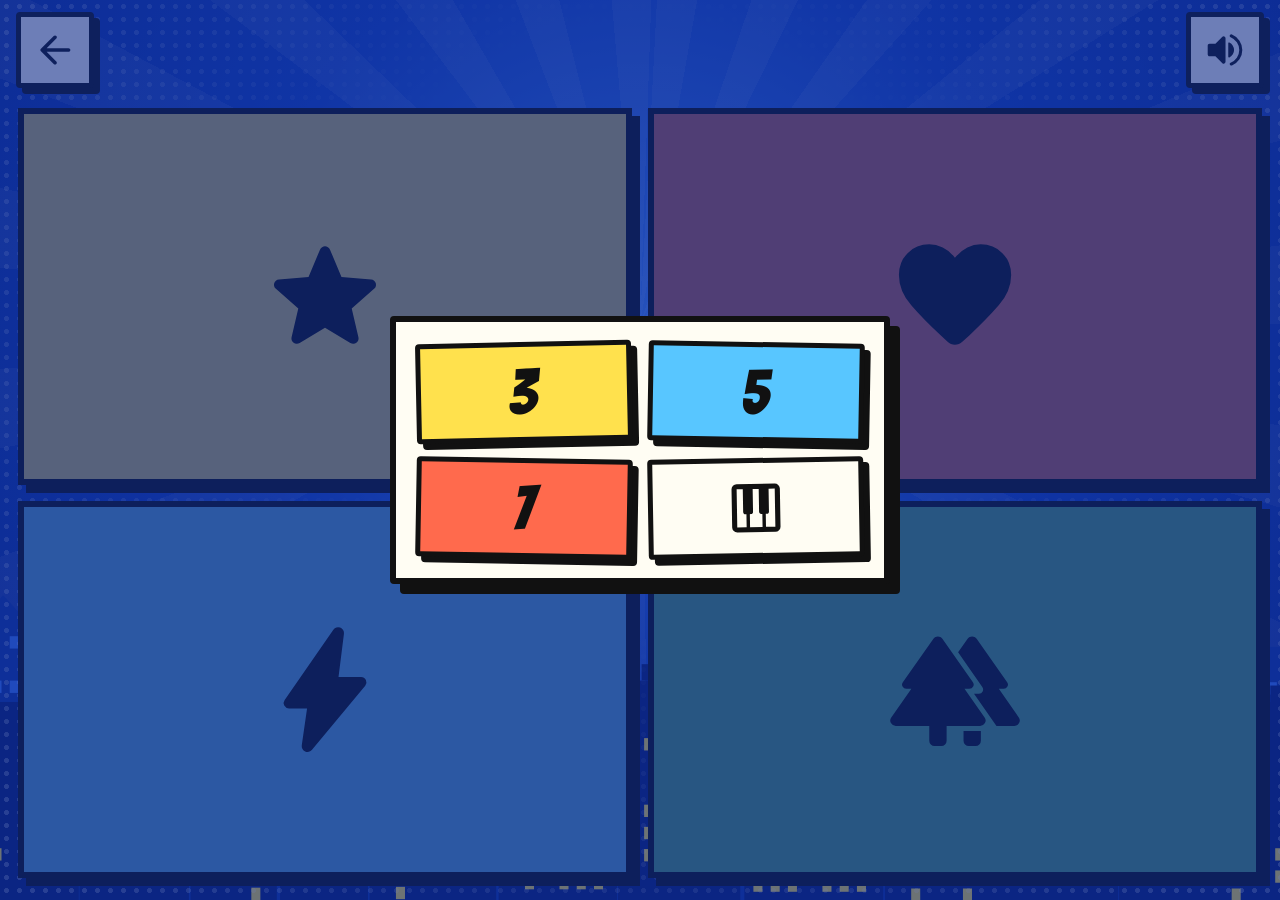
<file: games/echo/index.html>
<!doctype html>
<html lang="en">
<head>
  <meta charset="utf-8">
  <meta name="viewport" content="width=device-width, initial-scale=1, viewport-fit=cover, user-scalable=no">
  <title>Echo Pads</title>
  <link rel="manifest" href="../../manifest.webmanifest">
  <link rel="icon" href="../../shared/icon-192.png">
  <link rel="apple-touch-icon" href="../../shared/icon-180.png">
  <meta name="apple-mobile-web-app-capable" content="yes">
  <meta name="mobile-web-app-capable" content="yes">
  <meta name="apple-mobile-web-app-title" content="Hero Arcade">
  <meta name="apple-mobile-web-app-status-bar-style" content="black-translucent">
  <meta name="theme-color" content="#1746c7">
  <meta name="robots" content="noindex, nofollow">
  <link rel="stylesheet" href="../../shared/theme.css">
  <link rel="stylesheet" href="echo.css">
</head>
<body>
  <section class="screen">
    <header class="bar">
      <a class="btn plain" href="../../index.html" aria-label="Back to the arcade"><span data-icon="arrow_back"></span></a>
      <span class="spacer"></span>
      <div id="rounds" class="rounds"></div>
      <span class="spacer"></span>
      <button id="sound" class="btn plain" aria-label="Sound on or off"></button>
    </header>
    <div id="pads" class="pads"></div>
  </section>

  <div id="setup" class="overlay" hidden>
    <div class="panel"><div id="sizes" class="choices"></div></div>
  </div>

  <div id="done" class="overlay won" hidden>
    <div class="panel">
      <div class="party"><span data-icon="celebration"></span></div>
      <div class="actions">
        <button id="again" class="btn" aria-label="Play again"><span data-icon="replay"></span></button>
        <a class="btn sky" href="../../index.html" aria-label="Back to the arcade"><span data-icon="grid_view"></span></a>
      </div>
    </div>
  </div>

  <script src="../../shared/icons.js"></script>
  <script src="../../shared/sfx.js"></script>
  <script src="../puzzle/own-pictures.js"></script>
  <script src="../../shared/arcade.js"></script>
  <script src="echo.js"></script>
</body>
</html>
</file>
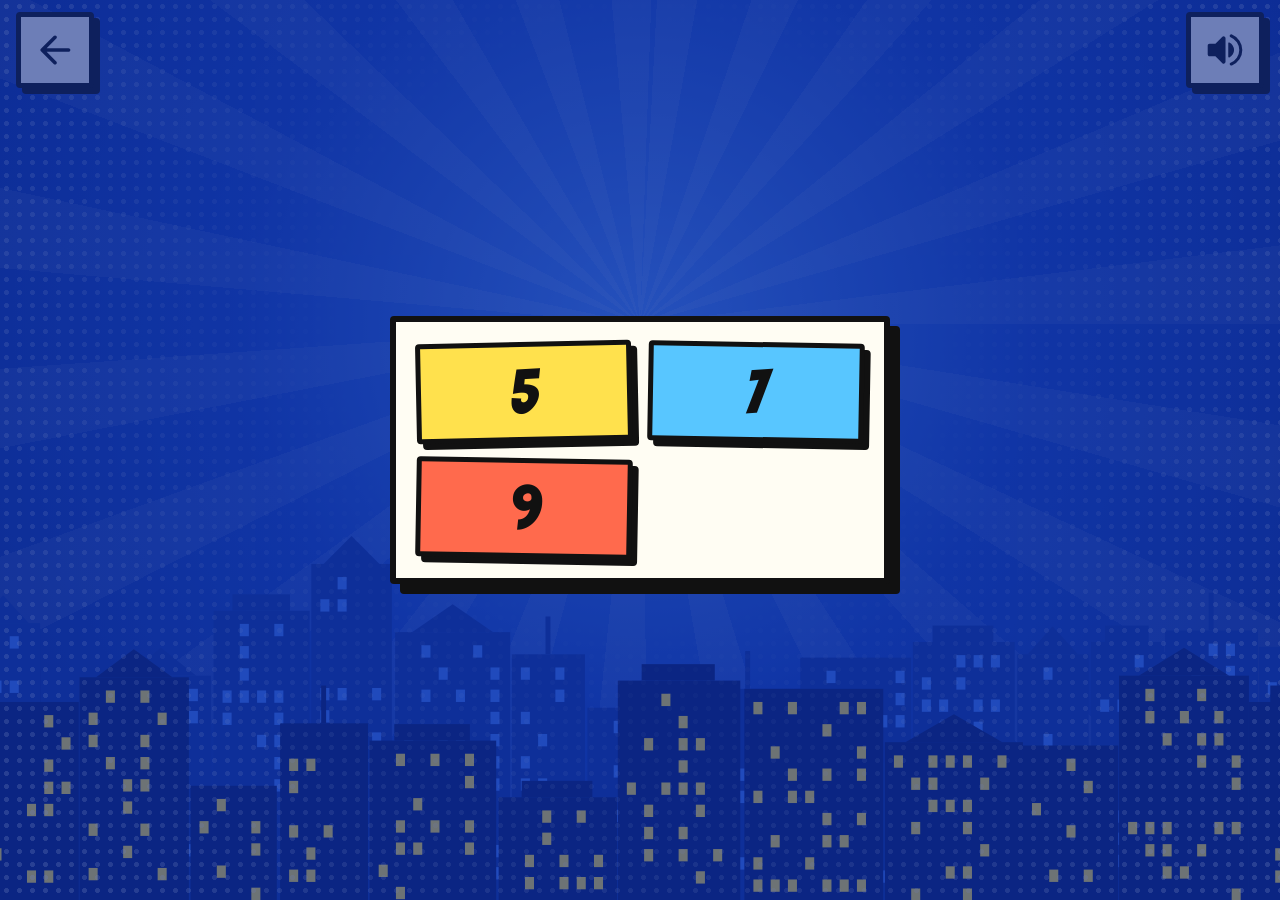
<file: games/maze/index.html>
<!doctype html>
<html lang="en">
<head>
  <meta charset="utf-8">
  <meta name="viewport" content="width=device-width, initial-scale=1, viewport-fit=cover, user-scalable=no">
  <title>Maze Rover</title>
  <link rel="manifest" href="../../manifest.webmanifest">
  <link rel="icon" href="../../shared/icon-192.png">
  <link rel="apple-touch-icon" href="../../shared/icon-180.png">
  <meta name="apple-mobile-web-app-capable" content="yes">
  <meta name="mobile-web-app-capable" content="yes">
  <meta name="apple-mobile-web-app-title" content="Hero Arcade">
  <meta name="apple-mobile-web-app-status-bar-style" content="black-translucent">
  <meta name="theme-color" content="#1746c7">
  <meta name="robots" content="noindex, nofollow">
  <link rel="stylesheet" href="../../shared/theme.css">
  <link rel="stylesheet" href="maze.css">
</head>
<body>
  <section class="screen">
    <header class="bar">
      <a class="btn plain" href="../../index.html" aria-label="Back to the arcade"><span data-icon="arrow_back"></span></a>
      <span class="spacer"></span>
      <div id="rounds" class="rounds"></div>
      <span class="spacer"></span>
      <button id="sound" class="btn plain" aria-label="Sound on or off"></button>
    </header>
    <div id="field" class="field"><canvas id="maze"></canvas></div>
  </section>

  <div id="setup" class="overlay" hidden>
    <div class="panel"><div id="sizes" class="choices"></div></div>
  </div>

  <div id="done" class="overlay won" hidden>
    <div class="panel">
      <div class="party"><span data-icon="celebration"></span></div>
      <div class="actions">
        <button id="again" class="btn" aria-label="Play again"><span data-icon="replay"></span></button>
        <a class="btn sky" href="../../index.html" aria-label="Back to the arcade"><span data-icon="grid_view"></span></a>
      </div>
    </div>
  </div>

  <script src="../../shared/icons.js"></script>
  <script src="../../shared/sfx.js"></script>
  <script src="../puzzle/own-pictures.js"></script>
  <script src="../../shared/arcade.js"></script>
  <script src="maze.js"></script>
</body>
</html>
</file>
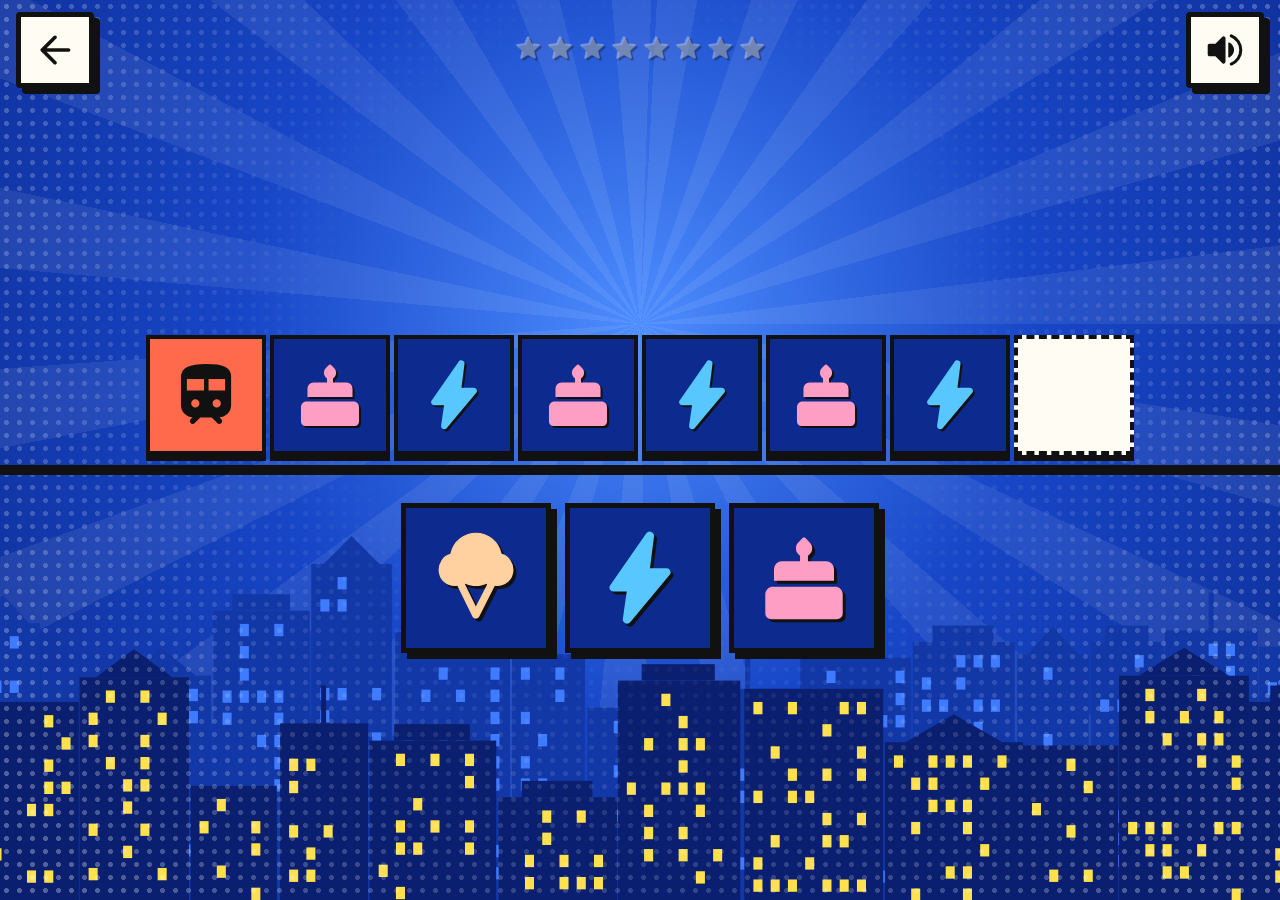
<file: games/pattern/index.html>
<!doctype html>
<html lang="en">
<head>
  <meta charset="utf-8">
  <meta name="viewport" content="width=device-width, initial-scale=1, viewport-fit=cover, user-scalable=no">
  <title>Pattern Train</title>
  <link rel="manifest" href="../../manifest.webmanifest">
  <link rel="icon" href="../../shared/icon-192.png">
  <link rel="apple-touch-icon" href="../../shared/icon-180.png">
  <meta name="apple-mobile-web-app-capable" content="yes">
  <meta name="mobile-web-app-capable" content="yes">
  <meta name="apple-mobile-web-app-title" content="Hero Arcade">
  <meta name="apple-mobile-web-app-status-bar-style" content="black-translucent">
  <meta name="theme-color" content="#1746c7">
  <meta name="robots" content="noindex, nofollow">
  <link rel="stylesheet" href="../../shared/theme.css">
  <link rel="stylesheet" href="pattern.css">
</head>
<body>
  <section class="screen">
    <header class="bar">
      <a class="btn plain" href="../../index.html" aria-label="Back to the arcade"><span data-icon="arrow_back"></span></a>
      <span class="spacer"></span>
      <div id="rounds" class="rounds"></div>
      <span class="spacer"></span>
      <button id="sound" class="btn plain" aria-label="Sound on or off"></button>
    </header>
    <div class="yard">
      <div id="train" class="train"></div>
      <div class="rail"></div>
      <div id="options" class="options"></div>
    </div>
  </section>

  <div id="done" class="overlay won" hidden>
    <div class="panel">
      <div class="party"><span data-icon="celebration"></span></div>
      <div class="actions">
        <button id="again" class="btn" aria-label="Play again"><span data-icon="replay"></span></button>
        <a class="btn sky" href="../../index.html" aria-label="Back to the arcade"><span data-icon="grid_view"></span></a>
      </div>
    </div>
  </div>

  <script src="../../shared/icons.js"></script>
  <script src="../../shared/sfx.js"></script>
  <script src="../puzzle/own-pictures.js"></script>
  <script src="../../shared/arcade.js"></script>
  <script src="pattern.js"></script>
</body>
</html>
</file>
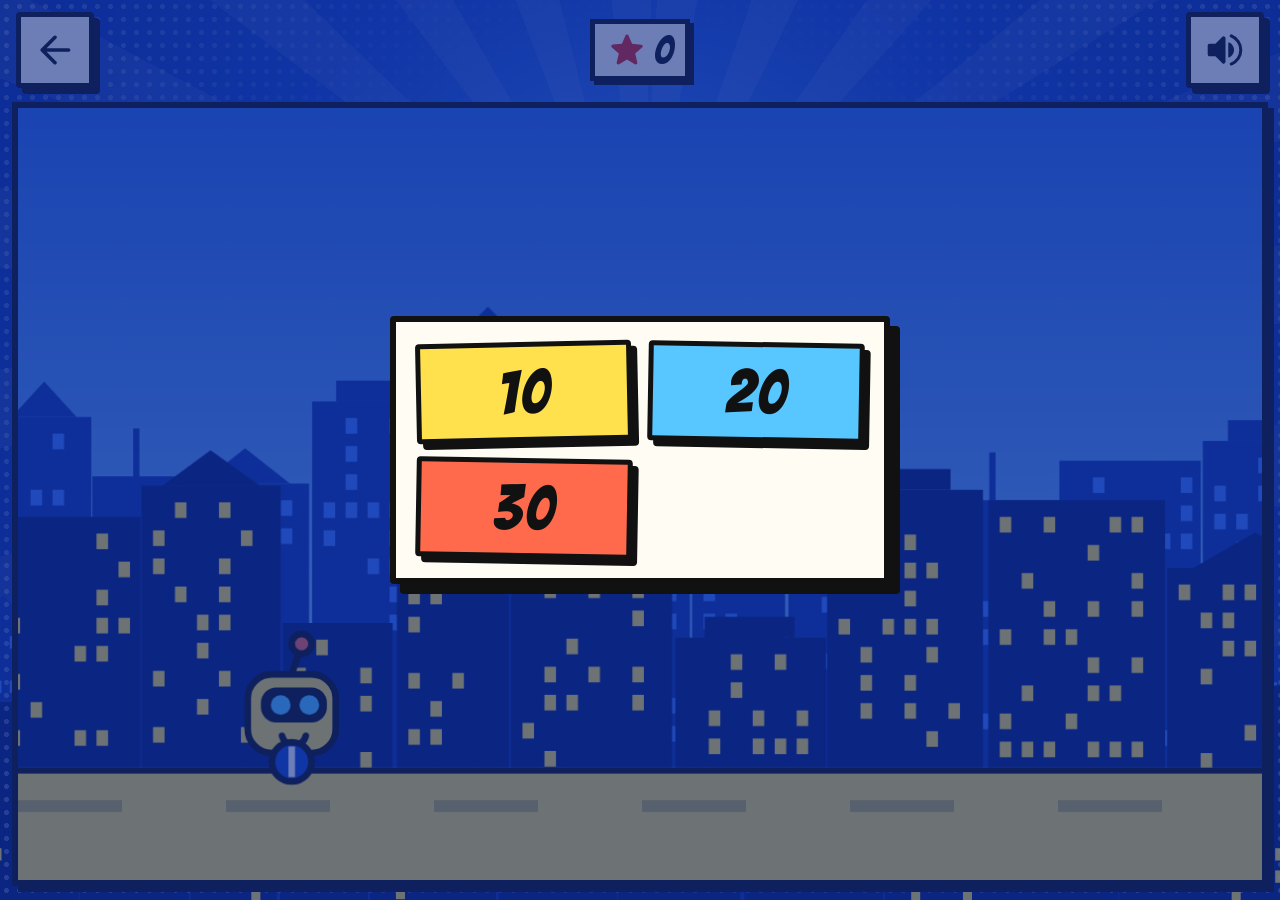
<file: games/runner/index.html>
<!doctype html>
<html lang="en">
<head>
  <meta charset="utf-8">
  <meta name="viewport" content="width=device-width, initial-scale=1, viewport-fit=cover, user-scalable=no">
  <title>Bolt Run</title>
  <link rel="manifest" href="../../manifest.webmanifest">
  <link rel="icon" href="../../shared/icon-192.png">
  <link rel="apple-touch-icon" href="../../shared/icon-180.png">
  <meta name="apple-mobile-web-app-capable" content="yes">
  <meta name="mobile-web-app-capable" content="yes">
  <meta name="apple-mobile-web-app-title" content="Hero Arcade">
  <meta name="apple-mobile-web-app-status-bar-style" content="black-translucent">
  <meta name="theme-color" content="#1746c7">
  <meta name="robots" content="noindex, nofollow">
  <link rel="stylesheet" href="../../shared/theme.css">
  <link rel="stylesheet" href="runner.css">
</head>
<body>
  <section class="screen">
    <header class="bar">
      <a class="btn plain" href="../../index.html" aria-label="Back to the arcade"><span data-icon="arrow_back"></span></a>
      <span class="spacer"></span>
      <div class="count"><span data-icon="star"></span><b id="got">0</b></div>
      <span class="spacer"></span>
      <button id="sound" class="btn plain" aria-label="Sound on or off"></button>
    </header>
    <div id="track" class="track"><canvas id="world"></canvas></div>
  </section>

  <div id="setup" class="overlay" hidden>
    <div class="panel"><div id="sizes" class="choices"></div></div>
  </div>

  <div id="done" class="overlay won" hidden>
    <div class="panel">
      <div class="party"><span data-icon="celebration"></span></div>
      <div class="actions">
        <button id="again" class="btn" aria-label="Play again"><span data-icon="replay"></span></button>
        <a class="btn sky" href="../../index.html" aria-label="Back to the arcade"><span data-icon="grid_view"></span></a>
      </div>
    </div>
  </div>

  <script src="../../shared/icons.js"></script>
  <script src="../../shared/sfx.js"></script>
  <script src="../puzzle/own-pictures.js"></script>
  <script src="../../shared/arcade.js"></script>
  <script src="runner.js"></script>
</body>
</html>
</file>
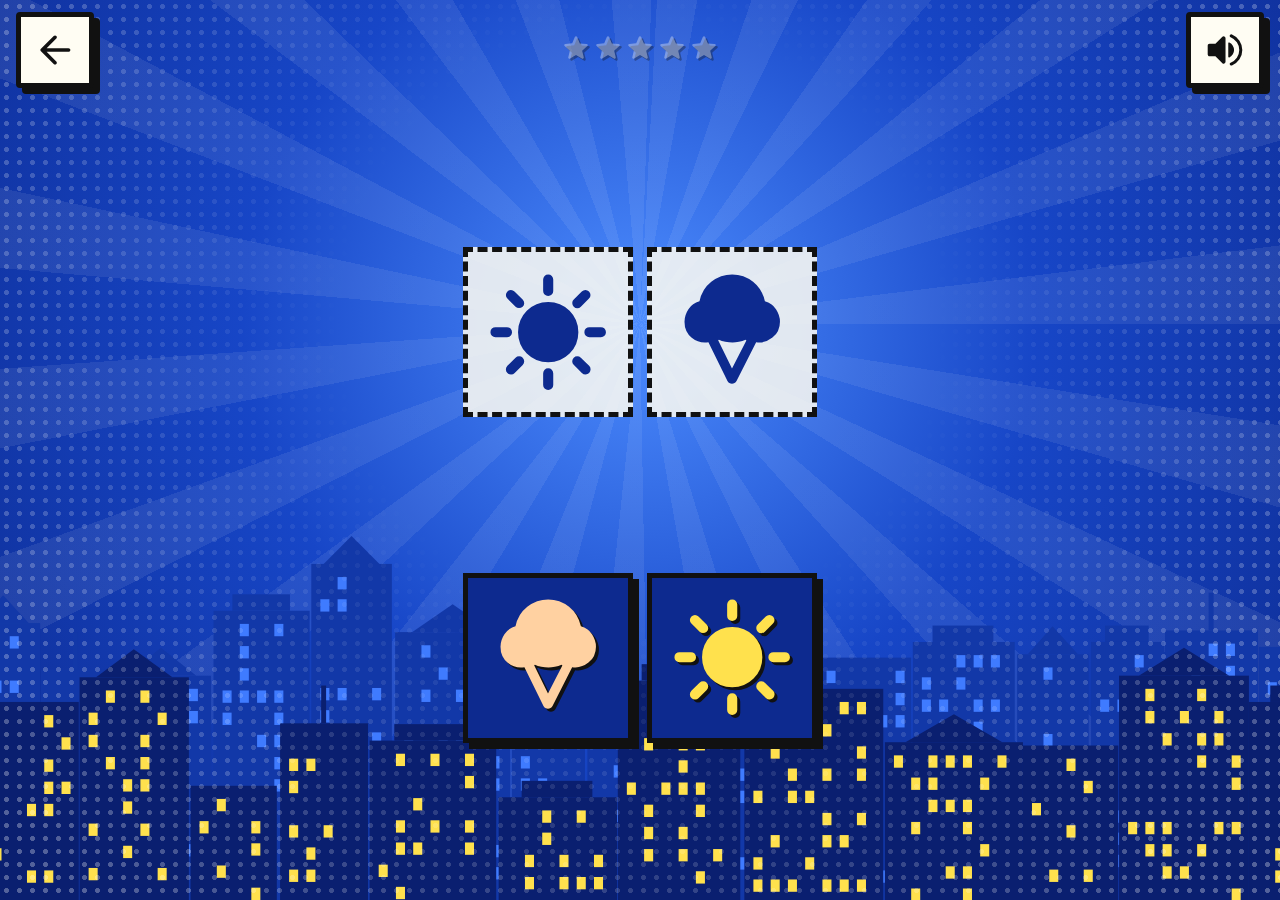
<file: games/shapes/index.html>
<!doctype html>
<html lang="en">
<head>
  <meta charset="utf-8">
  <meta name="viewport" content="width=device-width, initial-scale=1, viewport-fit=cover, user-scalable=no">
  <title>Shape Sort</title>
  <link rel="manifest" href="../../manifest.webmanifest">
  <link rel="icon" href="../../shared/icon-192.png">
  <link rel="apple-touch-icon" href="../../shared/icon-180.png">
  <meta name="apple-mobile-web-app-capable" content="yes">
  <meta name="mobile-web-app-capable" content="yes">
  <meta name="apple-mobile-web-app-title" content="Hero Arcade">
  <meta name="apple-mobile-web-app-status-bar-style" content="black-translucent">
  <meta name="theme-color" content="#1746c7">
  <meta name="robots" content="noindex, nofollow">
  <link rel="stylesheet" href="../../shared/theme.css">
  <link rel="stylesheet" href="shapes.css">
</head>
<body>
  <section class="screen">
    <header class="bar">
      <a class="btn plain" href="../../index.html" aria-label="Back to the arcade"><span data-icon="arrow_back"></span></a>
      <span class="spacer"></span>
      <div id="rounds" class="rounds"></div>
      <span class="spacer"></span>
      <button id="sound" class="btn plain" aria-label="Sound on or off"></button>
    </header>
    <div class="sort">
      <div id="holes" class="row"></div>
      <div id="pieces" class="row"></div>
    </div>
  </section>

  <div id="done" class="overlay won" hidden>
    <div class="panel">
      <div class="party"><span data-icon="celebration"></span></div>
      <div class="actions">
        <button id="again" class="btn" aria-label="Play again"><span data-icon="replay"></span></button>
        <a class="btn sky" href="../../index.html" aria-label="Back to the arcade"><span data-icon="grid_view"></span></a>
      </div>
    </div>
  </div>

  <script src="../../shared/icons.js"></script>
  <script src="../../shared/sfx.js"></script>
  <script src="../puzzle/own-pictures.js"></script>
  <script src="../../shared/arcade.js"></script>
  <script src="shapes.js"></script>
</body>
</html>
</file>
<file: shared/theme.css>
/* Comic Pop: the look shared by every minigame. Change a color or size here and all screens follow. */
:root {
  --ink: #111111;
  --paper: #fffdf3;
  --yellow: #ffe14d;
  --sky: #58c6ff;
  --coral: #ff6a4d;
  --red: #e3261c;
  --cobalt: #1746c7;
  --cobalt-deep: #0d2a8f;
  --line: 5px;
  --pop: 6px;
  --target: 76px;
  --comic: "Bangers", "Marker Felt", "Arial Black", Impact, sans-serif;
}

@font-face {
  font-family: "Bangers";
  src: url("fonts/bangers.woff2") format("woff2");
  font-display: swap;
}

* { box-sizing: border-box; }

html, body { height: 100%; margin: 0; }

html { background: var(--cobalt-deep); }

body {
  color: var(--ink);
  font-family: var(--comic);
  -webkit-tap-highlight-color: transparent;
  user-select: none;
  -webkit-user-select: none;
}

/* Sunburst, printed dots and a skyline, fixed behind every screen. */
body::before, body::after {
  content: "";
  position: fixed;
  inset: 0;
  z-index: -1;
  pointer-events: none;
}
body::before {
  background:
    url("city.svg") bottom center / auto min(42vh, 380px) repeat-x,
    repeating-conic-gradient(from 3deg at 50% 36%, rgba(255, 255, 255, .075) 0 7deg, transparent 7deg 16deg),
    radial-gradient(circle at 50% 36%, #4d8dff 0, var(--cobalt) 46%, var(--cobalt-deep) 100%);
}
body::after {
  background-image: radial-gradient(rgba(255, 255, 255, .3) 2.2px, transparent 2.8px);
  background-size: 13px 13px;
  -webkit-mask-image: radial-gradient(circle at 50% 36%, transparent 34%, #000 92%);
  mask-image: radial-gradient(circle at 50% 36%, transparent 34%, #000 92%);
}

.icon { display: inline-block; width: 1em; height: 1em; flex: none; line-height: 0; }
.icon svg { display: block; width: 100%; height: 100%; fill: currentColor; }

a { color: inherit; text-decoration: none; }

.btn {
  appearance: none;
  display: inline-flex;
  align-items: center;
  justify-content: center;
  min-width: var(--target);
  min-height: var(--target);
  padding: 6px 12px;
  border: var(--line) solid var(--ink);
  border-radius: 4px;
  background: var(--yellow);
  color: var(--ink);
  font-family: var(--comic);
  font-size: 44px;
  line-height: 1;
  box-shadow: var(--pop) var(--pop) 0 var(--ink);
  cursor: pointer;
  transition: transform .1s cubic-bezier(.3, 1.8, .5, 1), box-shadow .1s;
}
.btn:hover { transform: translate(-1px, -1px) rotate(-1deg); box-shadow: 7px 7px 0 var(--ink); }
.btn:active { transform: translate(5px, 5px); box-shadow: 1px 1px 0 var(--ink); }
.btn:focus-visible { outline: 4px solid var(--paper); outline-offset: 3px; }
.btn.sky { background: var(--sky); }
.btn.coral { background: var(--coral); }
.btn.plain { background: var(--paper); }

/* Screens, top bars and pop-up panels */
.screen {
  position: fixed;
  inset: 0;
  display: flex;
  flex-direction: column;
  padding: 0 env(safe-area-inset-right) env(safe-area-inset-bottom) env(safe-area-inset-left);
}
.screen[hidden], .overlay[hidden], .toast[hidden], .badge[hidden] { display: none; }

.bar {
  display: flex;
  align-items: center;
  gap: 10px;
  padding: 12px 16px;
  padding-top: max(12px, env(safe-area-inset-top));
  flex: none;
}
.bar .spacer { flex: 1; }

.overlay {
  position: fixed;
  inset: 0;
  display: grid;
  place-items: center;
  padding: 16px;
  background: rgba(13, 42, 143, .6);
  z-index: 10;
  animation: fade-in .16s ease-out;
}
.overlay.won { background: rgba(13, 42, 143, .35); }
.panel {
  width: min(100%, 500px);
  max-height: 100%;
  overflow-y: auto;
  background: var(--paper);
  border: 6px solid var(--ink);
  border-radius: 4px;
  box-shadow: 10px 10px 0 var(--ink);
  padding: 20px;
  display: flex;
  flex-direction: column;
  gap: 16px;
  animation: panel-in .36s cubic-bezier(.3, 1.7, .5, 1);
}
@keyframes fade-in { from { background: transparent; } }
@keyframes panel-in { from { transform: scale(.6) rotate(-4deg); } }

.actions { display: flex; flex-wrap: wrap; justify-content: center; gap: 16px; }


@media (max-width: 420px) {
  .bar { gap: 8px; padding-left: 10px; padding-right: 10px; }
  .panel { padding: 14px; gap: 12px; }
}

@media (max-height: 520px) {
  :root { --target: 60px; }
  .btn { font-size: 36px; }
  .bar { padding-top: max(6px, env(safe-area-inset-top)); padding-bottom: 6px; }
  .panel { gap: 8px; padding: 10px; }
}

@media (prefers-reduced-motion: reduce) {
  .btn { transition: none; }
  .overlay, .panel { animation: none; }
}

/* Shared game pieces */
.confetti { position: fixed; inset: 0; width: 100%; height: 100%; pointer-events: none; z-index: 40; }

.sticker {
  display: grid;
  place-items: center;
  aspect-ratio: 1;
  color: var(--sticker, var(--yellow));
  background: var(--cobalt-deep);
  border: var(--line) solid var(--ink);
  border-radius: 50%;
  box-shadow: 4px 4px 0 var(--ink);
}
.sticker .icon { width: 62%; height: 62%; filter: drop-shadow(2px 2px 0 var(--ink)); }
.sticker.big { width: min(58vw, 280px); }

.sticker-pop {
  appearance: none;
  position: fixed;
  inset: 0;
  z-index: 35;
  display: grid;
  place-items: center;
  border: 0;
  padding: 0;
  background: rgba(13, 42, 143, .55);
  cursor: pointer;
}
.sticker-pop .sticker { animation: sticker-in .5s cubic-bezier(.3, 1.9, .5, 1); }
@keyframes sticker-in { from { transform: scale(.2) rotate(-90deg); } }

.choices { display: grid; grid-template-columns: 1fr 1fr; gap: 16px; }
.choices .btn { min-height: 100px; font-size: 62px; letter-spacing: .03em; }
.choices .btn:nth-child(1) { transform: rotate(-1.2deg); }
.choices .btn:nth-child(2) { background: var(--sky); transform: rotate(1deg); }
.choices .btn:nth-child(3) { background: var(--coral); transform: rotate(1deg); }
.choices .btn:nth-child(4) { background: var(--paper); transform: rotate(-1deg); }

.party { align-self: center; font-size: 84px; line-height: 0; color: var(--coral); animation: sticker-in .5s cubic-bezier(.3, 2, .5, 1); }

.add-link { align-self: center; font-size: 84px; min-width: 150px; min-height: 130px; }

.shake { animation: shake .36s; }
@keyframes shake {
  25% { transform: translateX(-9px) rotate(-2deg); }
  75% { transform: translateX(9px) rotate(2deg); }
}

@media (max-height: 520px) { .party { display: none; } }

@media (prefers-reduced-motion: reduce) {
  .sticker-pop .sticker, .party, .shake { animation: none; }
}

.rounds { display: flex; gap: 2px; font-size: 30px; color: rgba(255, 253, 243, .35); filter: drop-shadow(2px 2px 0 var(--ink)); }
.rounds .on { color: var(--yellow); }
.count {
  display: flex;
  align-items: center;
  gap: 6px;
  padding: 6px 12px;
  font-size: 40px;
  line-height: 1;
  background: var(--paper);
  border: var(--line) solid var(--ink);
  box-shadow: 4px 4px 0 var(--ink);
}
.count .icon { color: var(--red); }
.count b { font-weight: 400; font-variant-numeric: tabular-nums; }
</file>
<file: games/echo/echo.css>
html, body { overflow: hidden; overscroll-behavior: none; }

.pads { flex: 1; min-height: 0; display: grid; grid-template-columns: 1fr 1fr; grid-template-rows: 1fr 1fr; gap: 16px; padding: 8px 18px 22px; }
.pad {
  appearance: none;
  padding: 0;
  display: grid;
  place-items: center;
  min-height: 0;
  font-size: clamp(56px, 18vmin, 130px);
  line-height: 0;
  color: var(--ink);
  background: var(--pad);
  border: 6px solid var(--ink);
  box-shadow: 8px 8px 0 var(--ink);
  cursor: pointer;
  touch-action: manipulation;
  filter: saturate(.72) brightness(.82);
  transition: transform .08s, box-shadow .08s, filter .08s;
}
.pad.lit { filter: none; transform: translate(4px, 4px) scale(1.02); box-shadow: 3px 3px 0 var(--ink), 0 0 0 7px var(--paper); }
.pad:focus-visible { outline: 4px solid var(--paper); outline-offset: 3px; }
#sizes .btn .icon { font-size: 62px; }
@media (prefers-reduced-motion: reduce) { .pad { transition: none; } }
</file>
<file: games/maze/maze.css>
html, body { overflow: hidden; overscroll-behavior: none; }
.field { flex: 1; min-height: 0; display: grid; place-items: center; margin: 2px 14px 18px; }
#maze { display: block; touch-action: none; border: 6px solid var(--ink); box-shadow: 6px 6px 0 var(--ink); cursor: pointer; }
</file>
<file: games/pattern/pattern.css>
html, body { overflow: hidden; overscroll-behavior: none; }

.yard { flex: 1; min-height: 0; display: flex; flex-direction: column; justify-content: center; gap: 10px; padding: 8px 10px 20px; overflow: hidden; }
.train { display: flex; justify-content: center; gap: 4px; transition: transform .75s cubic-bezier(.6, 0, .9, .4); }
.train.leaving { transform: translateX(120vw); }
.car {
  flex: 1 1 0;
  min-width: 0;
  max-width: 120px;
  aspect-ratio: 1;
  display: grid;
  place-items: center;
  font-size: min(9.4vw, 72px);
  line-height: 0;
  background: var(--cobalt-deep);
  border: 4px solid var(--ink);
  box-shadow: 0 6px 0 var(--ink);
}
.car .icon { filter: drop-shadow(2px 2px 0 var(--ink)); }
.car.engine { background: var(--coral); color: var(--ink); }
.car.engine .icon { filter: none; }
.car.empty { background: var(--paper); border-style: dashed; animation: pulse 1.1s ease-in-out infinite; }
@keyframes pulse { 50% { transform: scale(1.1); } }
.rail { height: 10px; background: var(--ink); margin: 0 -10px 18px; }

.options { display: grid; grid-template-columns: repeat(3, minmax(0, 150px)); justify-content: center; gap: 14px; }
.option {
  appearance: none;
  aspect-ratio: 1;
  min-height: var(--target);
  padding: 0;
  display: grid;
  place-items: center;
  font-size: min(20vw, 96px);
  line-height: 0;
  background: var(--cobalt-deep);
  border: var(--line) solid var(--ink);
  box-shadow: var(--pop) var(--pop) 0 var(--ink);
  cursor: pointer;
  transition: transform .1s cubic-bezier(.3, 1.8, .5, 1);
}
.option .icon { filter: drop-shadow(3px 3px 0 var(--ink)); }
.option:active { transform: translate(4px, 4px); }
.option:focus-visible { outline: 4px solid var(--yellow); outline-offset: 3px; }

@media (max-height: 520px) {
  .yard { gap: 4px; padding-bottom: 8px; }
  .rail { margin-bottom: 6px; }
  .car { max-width: 76px; font-size: 44px; }
  .options { grid-template-columns: repeat(3, 110px); }
  .option { aspect-ratio: auto; font-size: 60px; }
}
@media (prefers-reduced-motion: reduce) {
  .train { transition: none; }
  .car.empty { animation: none; }
}
</file>
<file: games/runner/runner.css>
html, body { overflow: hidden; overscroll-behavior: none; }
.track { position: relative; flex: 1; min-height: 0; margin: 2px 12px 14px; border: 6px solid var(--ink); box-shadow: 6px 6px 0 var(--ink); overflow: hidden; touch-action: manipulation; cursor: pointer; }
#world { position: absolute; inset: 0; width: 100%; height: 100%; display: block; }
</file>
<file: games/shapes/shapes.css>
html, body { overflow: hidden; overscroll-behavior: none; }

.sort { flex: 1; min-height: 0; display: flex; flex-direction: column; justify-content: space-evenly; gap: 16px; padding: 8px 14px 18px; }
.row { display: flex; flex-wrap: wrap; justify-content: center; gap: 14px; }
.hole, .piece {
  --cell: clamp(84px, 21vmin, 170px);
  display: grid;
  place-items: center;
  width: var(--cell);
  height: var(--cell);
  font-size: calc(var(--cell) * .72);
  line-height: 0;
}
.hole { color: var(--cobalt-deep); background: rgba(255, 253, 243, .85); border: var(--line) dashed var(--ink); }
.hole.filled { background: var(--yellow); border-style: solid; color: transparent; }
.piece {
  position: relative;
  background: var(--cobalt-deep);
  border: var(--line) solid var(--ink);
  box-shadow: var(--pop) var(--pop) 0 var(--ink);
  touch-action: none;
  cursor: grab;
  transition: transform .22s cubic-bezier(.3, 1.6, .5, 1);
}
.piece .icon { filter: drop-shadow(3px 3px 0 var(--ink)); }
.piece.held { z-index: 5; transition: none; cursor: grabbing; }
.piece.placed { z-index: 2; pointer-events: none; box-shadow: none; }

@media (prefers-reduced-motion: reduce) { .piece { transition: none; } }
</file>
